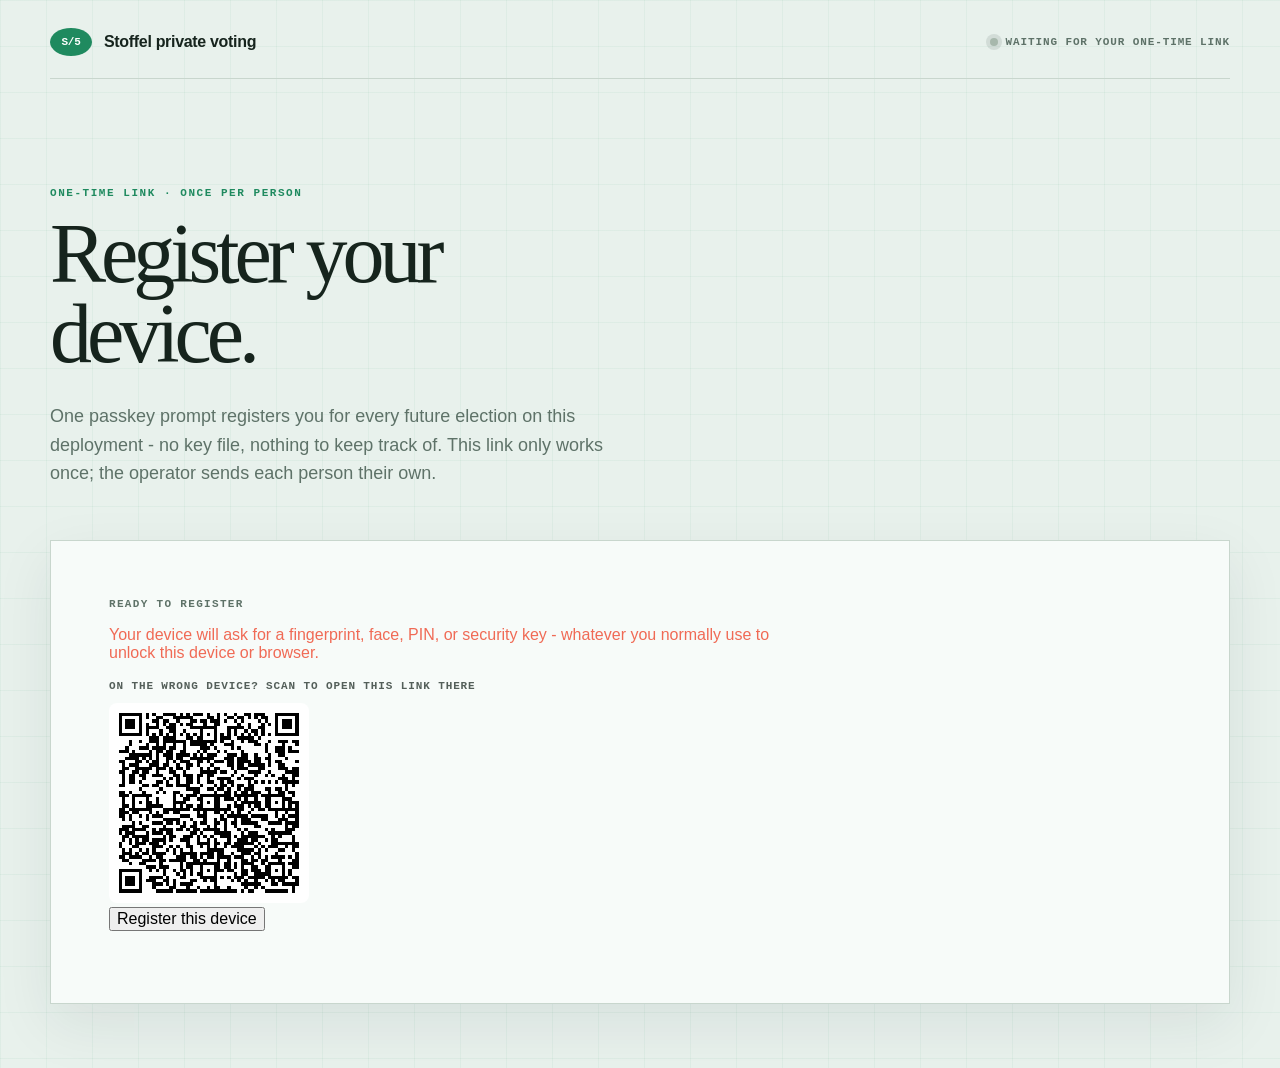
<file: stoffel-ec2-user-deployment-persistent/web/register.html>
<!doctype html>
<html lang="en">
  <head>
    <meta charset="utf-8" />
    <meta name="viewport" content="width=device-width, initial-scale=1" />
    <meta name="theme-color" content="#e8f1ec" />
    <title>Register your device · Stoffel</title>
    <link rel="stylesheet" href="./styles.css" />
  </head>
  <body>
    <main class="shell">
      <header class="masthead">
        <a class="wordmark" href="./index.html" aria-label="Stoffel private voting">
          <span class="wordmark-mark" aria-hidden="true">S/5</span>
          <span>Stoffel private voting</span>
        </a>
        <div class="network-state" aria-live="polite">
          <span class="state-dot" id="state-dot"></span>
          <span id="network-state">Waiting for your one-time link</span>
        </div>
      </header>

      <section class="hero" aria-labelledby="page-title">
        <div class="hero-copy">
          <p class="eyebrow">One-time link · once per person</p>
          <h1 id="page-title">Register your device.</h1>
          <p class="lede">
            One passkey prompt registers you for every future election on this deployment - no
            key file, nothing to keep track of. This link only works once; the operator sends
            each person their own.
          </p>
        </div>
      </section>

      <section class="workbench">
        <div class="ballot">
          <div class="ballot-head">
            <span id="register-status">Ready to register</span>
          </div>
          <p class="range-note" id="register-note">
            Your device will ask for a fingerprint, face, PIN, or security key - whatever you
            normally use to unlock this device or browser.
          </p>
          <div class="qr-code-wrap">
            <span class="qr-code-label">On the wrong device? Scan to open this link there</span>
            <div class="qr-code" id="register-qr-code" aria-label="QR code for this registration link"></div>
          </div>
          <button id="register-button" type="button">Register this device</button>
          <p class="form-note" id="register-result"></p>
        </div>
      </section>
    </main>
    <script src="./qrcode.js"></script>
    <script type="module" src="./register.js"></script>
  </body>
</html>
</file>
<file: stoffel-ec2-user-deployment-persistent/web/styles.css>
:root {
  --fog: #e8f1ec;
  --paper: #f7fbf9;
  --ink: #16241d;
  --muted: #5e7268;
  --leaf: #1f8a5f;
  --moss: #2f6f52;
  --coral: #f06a55;
  --line: #c8d6cd;
  --success: #16806a;
  font-family: "Avenir Next", Avenir, "Segoe UI", sans-serif;
  color: var(--ink);
  background: var(--fog);
  font-synthesis: none;
}

* { box-sizing: border-box; }

body {
  margin: 0;
  min-width: 320px;
  background:
    linear-gradient(90deg, rgba(31, 138, 95, .05) 1px, transparent 1px) 0 0 / 46px 46px,
    linear-gradient(rgba(31, 138, 95, .05) 1px, transparent 1px) 0 0 / 46px 46px,
    var(--fog);
}

button, input { font: inherit; }

.shell {
  width: min(1180px, calc(100% - 40px));
  margin: 0 auto;
  padding: 28px 0 64px;
}

.masthead {
  display: flex;
  align-items: center;
  justify-content: space-between;
  padding-bottom: 22px;
  border-bottom: 1px solid var(--line);
}

.wordmark {
  display: flex;
  gap: 12px;
  align-items: center;
  color: inherit;
  text-decoration: none;
  font-weight: 650;
  letter-spacing: -.02em;
}

.wordmark-mark {
  display: grid;
  place-items: center;
  width: 42px;
  height: 28px;
  color: white;
  background: var(--leaf);
  border-radius: 50%;
  font: 700 11px/1 "SFMono-Regular", Consolas, monospace;
}

.masthead-nav a {
  color: var(--leaf);
  font: 600 12px/1 "SFMono-Regular", Consolas, monospace;
  letter-spacing: .04em;
  text-decoration: none;
}
.masthead-nav a:hover { text-decoration: underline; }

.network-state {
  display: flex;
  align-items: center;
  gap: 8px;
  color: var(--muted);
  font: 600 11px/1 "SFMono-Regular", Consolas, monospace;
  letter-spacing: .08em;
  text-transform: uppercase;
}

.state-dot {
  width: 8px;
  height: 8px;
  border-radius: 50%;
  background: #a7b8ac;
  box-shadow: 0 0 0 4px rgba(94, 114, 104, .16);
}

.network-state.ready .state-dot { background: var(--success); box-shadow: 0 0 0 4px rgba(22, 128, 106, .15); }
.network-state.error .state-dot { background: var(--coral); box-shadow: 0 0 0 4px rgba(240, 106, 85, .15); }

.hero {
  display: grid;
  grid-template-columns: 1.05fr .95fr;
  gap: clamp(40px, 8vw, 110px);
  align-items: end;
  padding: clamp(56px, 9vw, 108px) 0 52px;
}

.eyebrow {
  margin: 0 0 14px;
  color: var(--leaf);
  font: 700 11px/1.2 "SFMono-Regular", Consolas, monospace;
  letter-spacing: .14em;
  text-transform: uppercase;
}

h1 {
  max-width: 700px;
  margin: 0;
  font-family: "Iowan Old Style", "Palatino Linotype", Georgia, serif;
  font-size: clamp(48px, 6.6vw, 84px);
  font-weight: 500;
  line-height: .95;
  letter-spacing: -.06em;
}

.lede {
  max-width: 590px;
  margin: 28px 0 0;
  color: var(--muted);
  font-size: 18px;
  line-height: 1.6;
}

.ballot-route {
  position: relative;
  padding: 26px;
  border: 1px solid var(--line);
  background: rgba(247, 251, 249, .78);
  box-shadow: 14px 14px 0 rgba(31, 138, 95, .1);
}

.voter-terminals {
  display: grid;
  grid-template-columns: repeat(3, 1fr);
  gap: 10px;
  padding-bottom: 20px;
}

.voter-terminal {
  position: relative;
  display: grid;
  gap: 8px;
  min-width: 0;
  padding: 14px;
  border: 1px solid var(--line);
  background: white;
  transition: border-color .2s, box-shadow .2s;
}

.voter-terminal::after {
  position: absolute;
  right: 10px;
  bottom: -6px;
  width: 10px;
  height: 10px;
  border-radius: 50%;
  background: #a7b8ac;
  content: "";
}

.voter-terminal.you { border-color: var(--leaf); box-shadow: inset 0 3px 0 var(--leaf); }
.voter-terminal.ready::after { background: var(--success); box-shadow: 0 0 0 4px rgba(22, 128, 106, .14); }
.voter-terminal span, .voter-terminal em {
  overflow: hidden;
  color: var(--muted);
  font: 600 9px/1.3 "SFMono-Regular", Consolas, monospace;
  letter-spacing: .08em;
  text-overflow: ellipsis;
  text-transform: uppercase;
  white-space: nowrap;
}
.voter-terminal strong { font-family: "Iowan Old Style", Georgia, serif; font-size: 22px; font-weight: 500; }
.voter-terminal em { font-style: normal; color: var(--leaf); }

.route-line {
  display: grid;
  grid-template-columns: repeat(5, 1fr);
  gap: 7px;
  height: 62px;
  padding: 7px;
  border-inline: 1px solid var(--line);
}

.route-line i {
  display: block;
  width: 4px;
  height: 100%;
  margin: auto;
  background: linear-gradient(var(--leaf), var(--moss));
  transform-origin: top;
  animation: share-pulse 1.7s ease-in-out infinite alternate;
}

.route-line i:nth-child(2) { animation-delay: -.35s; }
.route-line i:nth-child(3) { animation-delay: -.7s; }
.route-line i:nth-child(4) { animation-delay: -1.05s; }
.route-line i:nth-child(5) { animation-delay: -1.4s; }

@keyframes share-pulse { from { transform: scaleY(.32); opacity: .35; } to { transform: scaleY(1); opacity: .95; } }

.party-rack {
  display: grid;
  grid-template-columns: repeat(5, 1fr);
  gap: 7px;
}

.party-rack span {
  padding: 14px 4px;
  color: white;
  background: var(--ink);
  text-align: center;
  font: 650 11px/1 "SFMono-Regular", Consolas, monospace;
}

.ballot-route p { margin: 15px 0 0; text-align: center; color: var(--muted); font: 600 10px/1.4 "SFMono-Regular", Consolas, monospace; letter-spacing: .09em; text-transform: uppercase; }

.workbench {
  display: grid;
  grid-template-columns: 1.4fr .6fr;
  min-height: 340px;
  border: 1px solid var(--line);
  background: var(--paper);
  box-shadow: 0 20px 55px rgba(22, 32, 51, .08);
}

.ballot { padding: clamp(26px, 5vw, 58px); }

.ballot-head {
  display: flex;
  justify-content: space-between;
  color: var(--muted);
  font: 700 11px/1 "SFMono-Regular", Consolas, monospace;
  letter-spacing: .12em;
  text-transform: uppercase;
}

.range-note { color: var(--coral); }

.identity-import {
  display: flex;
  align-items: center;
  justify-content: space-between;
  gap: 18px;
  margin-top: 30px;
  padding: 15px 16px;
  border: 1px solid var(--line);
  background: white;
}

.identity-import > span { display: grid; gap: 4px; }
.identity-import strong { font-size: 13px; }
.identity-import small { color: var(--muted); font-size: 11px; }
.identity-import code { color: var(--leaf); font: 600 10px/1 "SFMono-Regular", Consolas, monospace; }
.identity-import input { max-width: 230px; color: var(--muted); font-size: 11px; }
.identity-import input::file-selector-button {
  margin-right: 10px;
  padding: 8px 10px;
  border: 1px solid var(--ink);
  color: var(--ink);
  background: white;
  cursor: pointer;
  font-weight: 700;
}
.identity-import input:focus-visible { outline: 3px solid rgba(31, 138, 95, .3); outline-offset: 3px; }

.text-field {
  display: grid;
  gap: 8px;
  margin-top: 30px;
}
.text-field:first-of-type { margin-top: 30px; }
.text-field.text-field-tight { margin-top: 0; }
.text-field span { color: var(--muted); font-size: 13px; font-weight: 650; }
.text-field input {
  width: 100%;
  padding: 12px 14px;
  border: 1px solid var(--line);
  color: var(--ink);
  background: white;
  font: inherit;
  font-size: 15px;
}
.text-field input:focus-visible { outline: 3px solid rgba(31, 138, 95, .3); outline-offset: 2px; border-color: var(--leaf); }

.copy-link { margin-top: 14px; margin-bottom: 20px; }

.vote-choice {
  display: flex;
  gap: 12px;
  margin: 42px 0 0;
  padding: 0;
  border: 0;
}

.vote-choice legend { position: absolute; width: 1px; height: 1px; overflow: hidden; clip: rect(0 0 0 0); }
.vote-choice[disabled] { opacity: .5; }
.vote-option { position: relative; flex: 1; cursor: pointer; }
.vote-option input { position: absolute; opacity: 0; }
.vote-option span {
  display: grid;
  place-items: center;
  padding: 22px 0;
  border: 1px solid var(--line);
  color: var(--muted);
  background: white;
  font-family: "Iowan Old Style", Georgia, serif;
  font-size: 26px;
  transition: border-color .15s, background .15s, color .15s, transform .15s;
}
.vote-option input:checked + span { color: white; border-color: var(--leaf); background: var(--leaf); transform: translateY(-2px); }
.vote-option input:focus-visible + span { outline: 3px solid rgba(31, 138, 95, .3); outline-offset: 2px; }

.compute {
  display: flex;
  width: 100%;
  justify-content: space-between;
  margin-top: 34px;
  padding: 17px 20px;
  border: 0;
  color: white;
  background: var(--ink);
  cursor: pointer;
  font-weight: 700;
  transition: background .15s, transform .15s;
}
.compute:hover:not(:disabled) { background: var(--leaf); transform: translateY(-2px); }
.compute:focus-visible { outline: 3px solid rgba(31, 138, 95, .35); outline-offset: 3px; }
.compute:disabled { cursor: wait; opacity: .54; }

.form-note { margin: 14px 0 0; color: var(--muted); font-size: 12px; line-height: 1.5; }

.result-panel {
  display: flex;
  min-width: 0;
  flex-direction: column;
  justify-content: space-between;
  padding: clamp(26px, 4vw, 44px);
  color: white;
  background: var(--leaf);
  overflow: hidden;
}

.result-label { font: 700 11px/1 "SFMono-Regular", Consolas, monospace; letter-spacing: .12em; text-transform: uppercase; opacity: .72; }
.result-value { margin: auto 0; font-family: "Iowan Old Style", Georgia, serif; font-size: clamp(70px, 10vw, 132px); line-height: .8; letter-spacing: -.06em; }
.result-proof { padding-top: 18px; border-top: 1px solid rgba(255,255,255,.32); font: 600 11px/1.5 "SFMono-Regular", Consolas, monospace; }

/* .result-panel is dark (var(--leaf), white text) - a QR code needs a light background
   behind its dark modules to stay scannable, so it gets its own white card rather than
   sitting directly on the panel. */
.qr-code-wrap { margin-top: 14px; }
.qr-code-label { display: block; margin-bottom: 8px; font: 600 11px/1.5 "SFMono-Regular", Consolas, monospace; text-transform: uppercase; letter-spacing: .08em; opacity: .72; }
.qr-code { display: inline-block; padding: 10px; background: #fff; border-radius: 8px; line-height: 0; }

.ledger {
  display: grid;
  grid-template-columns: .7fr 1.3fr;
  gap: 70px;
  align-items: start;
  padding: 70px 0 0;
}

.ledger h2 { max-width: 320px; margin: 0; font-family: "Iowan Old Style", Georgia, serif; font-size: 36px; font-weight: 500; line-height: 1.05; letter-spacing: -.035em; }
.ledger ol { margin: 0; padding: 0; list-style: none; border-top: 1px solid var(--line); }
.ledger li { display: grid; grid-template-columns: 42px 1fr auto; gap: 12px; align-items: center; padding: 18px 0; border-bottom: 1px solid var(--line); }
.ledger li span { color: var(--muted); font: 600 10px/1 "SFMono-Regular", Consolas, monospace; }
.ledger li strong { font-size: 14px; }
.ledger li em { color: var(--muted); font: normal 600 10px/1 "SFMono-Regular", Consolas, monospace; text-transform: uppercase; }
.ledger li.active em { color: var(--leaf); }
.ledger li.done em { color: var(--success); }

@media (max-width: 820px) {
  .hero, .workbench, .ledger { grid-template-columns: 1fr; }
  .hero { gap: 42px; }
  .workbench { min-height: 0; }
  .result-panel { min-height: 250px; }
  .ledger { gap: 28px; }
}

@media (max-width: 560px) {
  .shell { width: min(100% - 24px, 1180px); padding-top: 16px; }
  .wordmark > span:last-child { display: none; }
  h1 { font-size: 46px; }
  .voter-terminals { grid-template-columns: 1fr; }
  .identity-import { align-items: flex-start; flex-direction: column; }
  .vote-choice { flex-direction: column; }
}

@media (prefers-reduced-motion: reduce) {
  *, *::before, *::after { scroll-behavior: auto !important; animation-duration: .001ms !important; animation-iteration-count: 1 !important; transition-duration: .001ms !important; }
}
</file>
